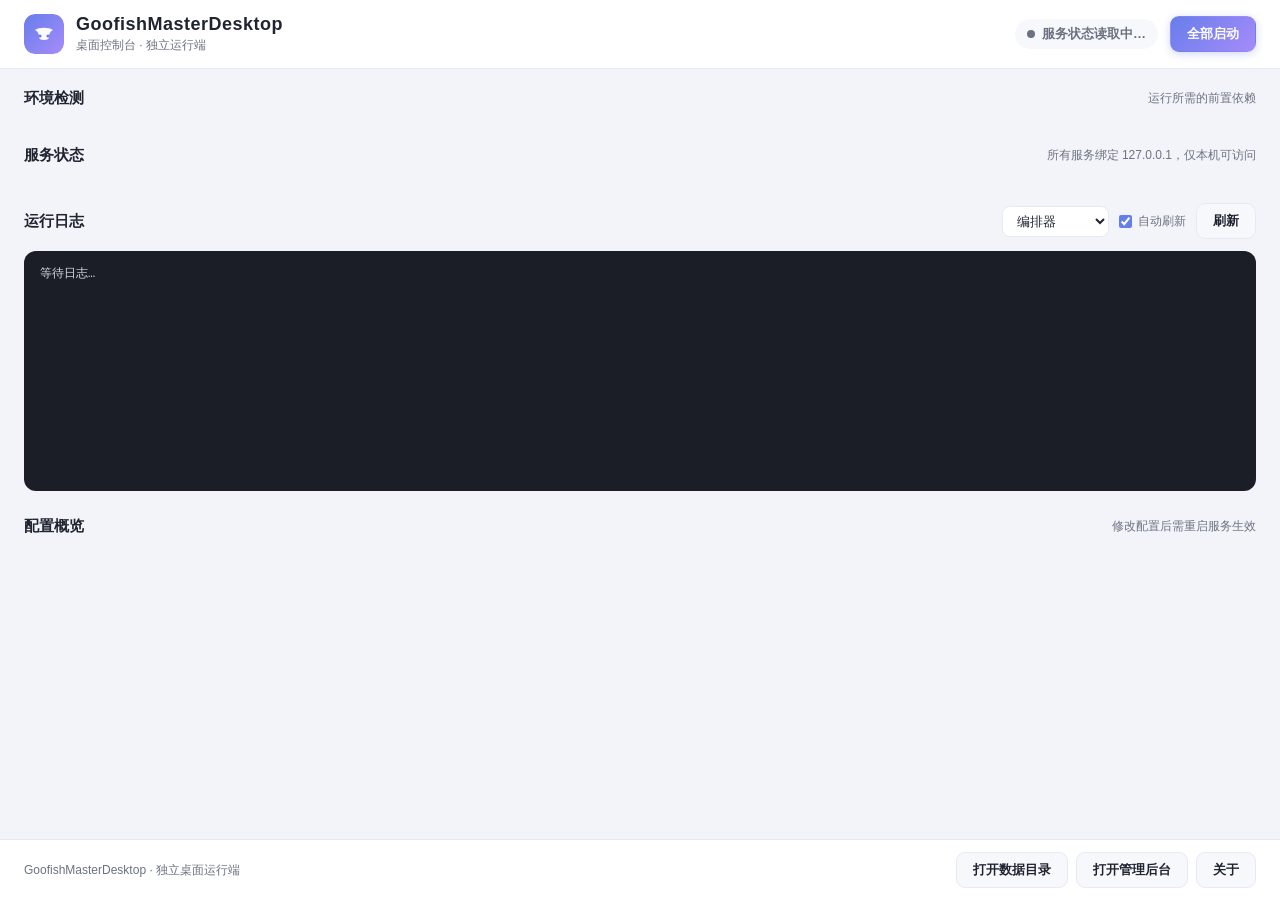
<file: desktop/ui/index.html>
<!DOCTYPE html>
<html lang="zh-CN">
<head>
  <meta charset="UTF-8" />
  <meta name="viewport" content="width=device-width, initial-scale=1.0" />
  <title>GoofishMasterDesktop · 桌面控制台</title>
  <link rel="stylesheet" href="app.css" />
</head>
<body>
  <div class="app">
    <!-- 顶栏 -->
    <header class="topbar">
      <div class="brand">
        <svg class="brand-mark" width="40" height="40" viewBox="0 0 40 40" fill="none">
          <defs>
            <linearGradient id="g1" x1="0" y1="0" x2="1" y2="1">
              <stop offset="0" stop-color="#667EEA"/>
              <stop offset="1" stop-color="#A78BFA"/>
            </linearGradient>
          </defs>
          <rect width="40" height="40" rx="11" fill="url(#g1)"/>
          <path d="M11 16c4-3 14-3 18 0-3 1.5-4 4-4 7 0 2-1.5 3-5 3s-5-1-5-3c0-3-1-5.5-4-7z" fill="#fff" opacity="0.95"/>
          <circle cx="16" cy="22" r="1.6" fill="#667EEA"/>
          <circle cx="24" cy="22" r="1.6" fill="#667EEA"/>
        </svg>
        <div class="brand-text">
          <div class="brand-title">GoofishMasterDesktop</div>
          <div class="brand-sub">桌面控制台 · 独立运行端</div>
        </div>
      </div>
      <div class="topbar-right">
        <div id="summaryPill" class="pill pill-idle">服务状态读取中…</div>
        <button id="toggleBtn" class="btn btn-primary">全部启动</button>
      </div>
    </header>

    <!-- 更新提示横幅（检测到新版本时才显示；检查失败/已最新均保持隐藏） -->
    <div id="updateBanner" class="update-banner hidden">
      <span class="update-text">
        🎉 发现新版本 <b id="updateLatest"></b>（当前 <span id="updateCurrent"></span>）
      </span>
      <button id="updateGo" class="btn btn-primary btn-sm">前往下载</button>
      <button id="updateDismiss" class="btn btn-ghost btn-sm">忽略</button>
    </div>

    <!-- 主体 -->
    <main class="main">
      <!-- 环境检测 -->
      <section class="section" id="preflightSection">
        <div class="section-head">
          <h2>环境检测</h2>
          <span class="hint">运行所需的前置依赖</span>
        </div>
        <div id="preflightBox" class="preflight-grid"><!-- JS 注入 --></div>
      </section>

      <!-- 服务状态 -->
      <section class="section">
        <div class="section-head">
          <h2>服务状态</h2>
          <span class="hint">所有服务绑定 127.0.0.1，仅本机可访问</span>
        </div>
        <div id="serviceGrid" class="service-grid"><!-- JS 注入 --></div>
      </section>

      <!-- 运行日志 -->
      <section class="section">
        <div class="section-head">
          <h2>运行日志</h2>
          <div class="log-controls">
            <select id="logTarget" class="select">
              <option value="launcher">编排器</option>
              <option value="feishu-agent">飞书智能体</option>
              <option value="ai-router">AI 路由</option>
              <option value="agent-pipeline">分析编排</option>
              <option value="spider-service">采集服务</option>
            </select>
            <label class="switch">
              <input type="checkbox" id="autoLog" checked />
              <span>自动刷新</span>
            </label>
            <button id="refreshLog" class="btn btn-ghost">刷新</button>
          </div>
        </div>
        <pre id="logBox" class="log-box">等待日志…</pre>
      </section>

      <!-- 配置概览 -->
      <section class="section">
        <div class="section-head">
          <h2>配置概览</h2>
          <span class="hint">修改配置后需重启服务生效</span>
        </div>
        <div id="configBox" class="config-grid"><!-- JS 注入 --></div>
      </section>
    </main>

    <!-- 底栏 -->
    <footer class="footer">
      <span class="ver">GoofishMasterDesktop · 独立桌面运行端</span>
      <div class="footer-actions">
        <button id="openData" class="btn btn-ghost">打开数据目录</button>
        <button id="openFrontend" class="btn btn-ghost">打开管理后台</button>
        <button id="aboutBtn" class="btn btn-ghost">关于</button>
      </div>
    </footer>
  </div>

  <!-- 关于弹层 -->
  <div id="aboutModal" class="modal hidden">
    <div class="modal-card">
      <div style="text-align:center;margin-bottom:4px;">
        <img src="logo.png" alt="GoofishMasterDesktop" style="width:120px;height:120px;border-radius:24px;box-shadow:0 4px 14px rgba(0,0,0,.12);">
        <div style="margin-top:10px;font-size:22px;font-weight:800;letter-spacing:2px;background:linear-gradient(135deg,#667EEA,#764BA2);-webkit-background-clip:text;background-clip:text;color:transparent;">闲鱼圣手</div>
      </div>
      <h3>关于 GoofishMasterDesktop 桌面控制台</h3>
      <p>飞书智能体二手商品情报系统的本地桌面运行端。四个微服务（飞书智能体 / AI 路由 / 分析编排 / 采集服务）由本程序统一编排、健康巡检并优雅关停，无需安装 Python 或外部数据库。</p>
      <p class="muted">数据目录即配置、日志与运行状态落盘位置；AI Key 与飞书凭证请在 config.json 中填写后重启。</p>
      <p class="muted">项目地址：<a href="https://github.com/ayongsheng777-rgb/GoofishMasterDesktop" id="githubLink" style="color:#667EEA;text-decoration:none;">github.com/ayongsheng777-rgb/GoofishMasterDesktop</a></p>
      <div class="disclaimer-box">
        <strong>免责声明</strong>
        <p>本软件仅供个人学习、技术研究与非商业用途。使用本软件须遵守闲鱼等平台的服务条款与所在地法律法规，并自行控制访问频率与规模，不得用于任何商业牟利或侵害他人权益的行为。</p>
        <p>本软件按「现状」提供，作者不作任何明示或暗示担保，亦不对因使用本软件产生的任何后果承担责任。若你不同意上述条款，请勿使用本软件。</p>
      </div>
      <div style="display:flex;gap:10px;">
        <button id="helpBtn" class="btn btn-ghost" style="flex:1">📖 使用说明</button>
        <button class="btn btn-primary" style="flex:1" onclick="document.getElementById('aboutModal').classList.add('hidden')">知道了</button>
      </div>
    </div>
  </div>

  <script src="app.js"></script>
</body>
</html>
</file>
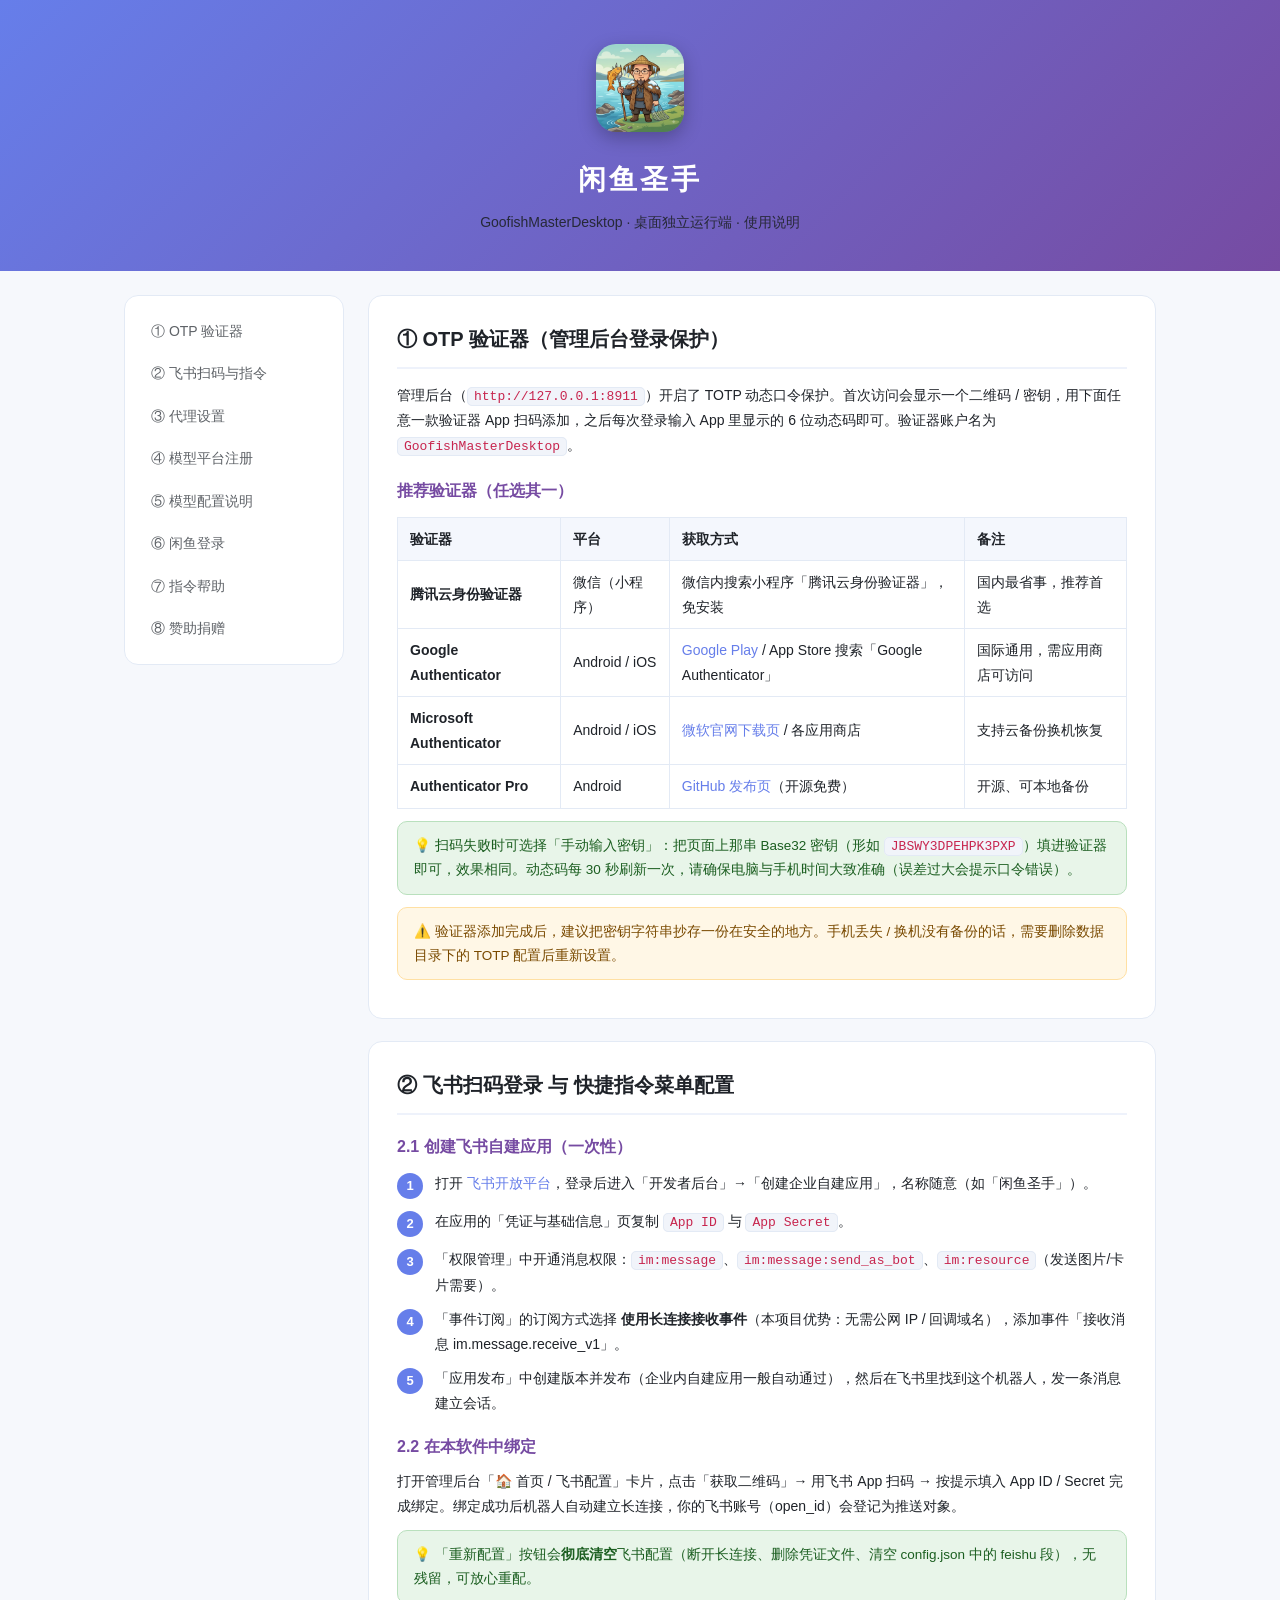
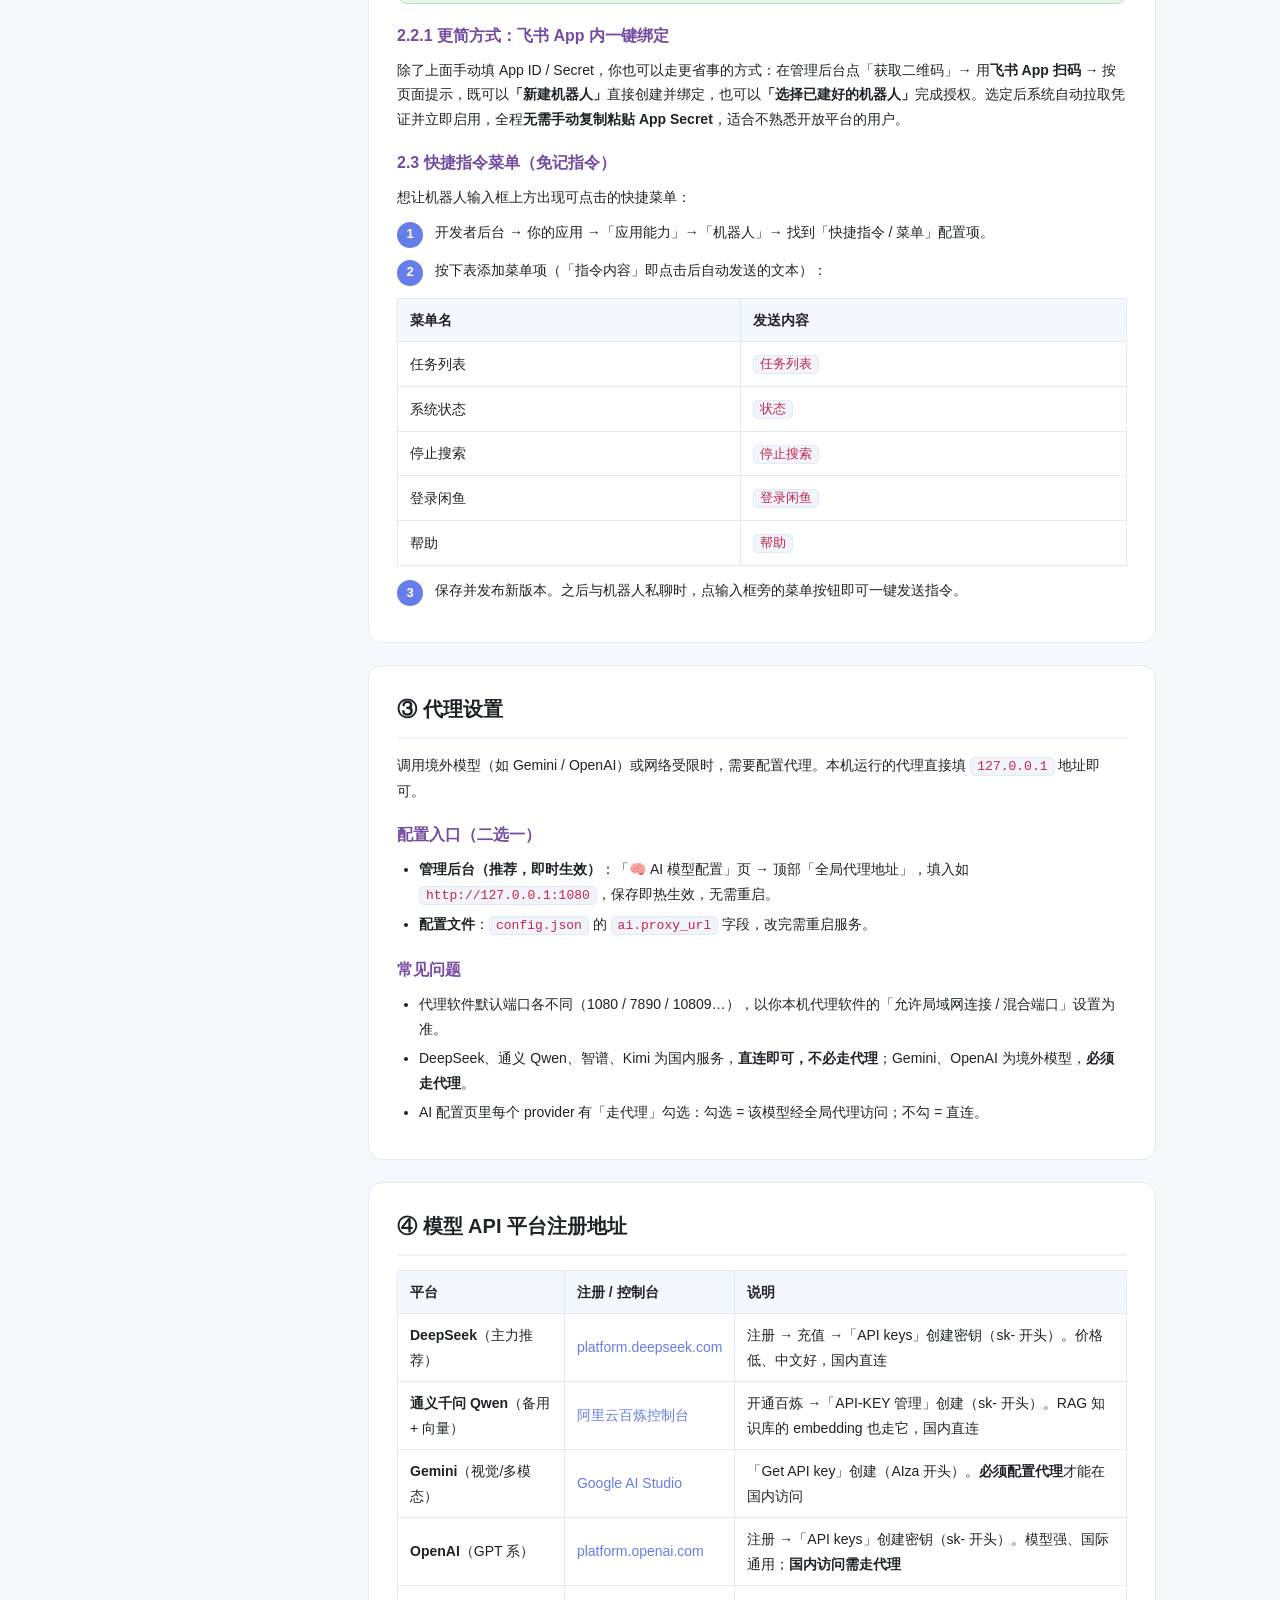
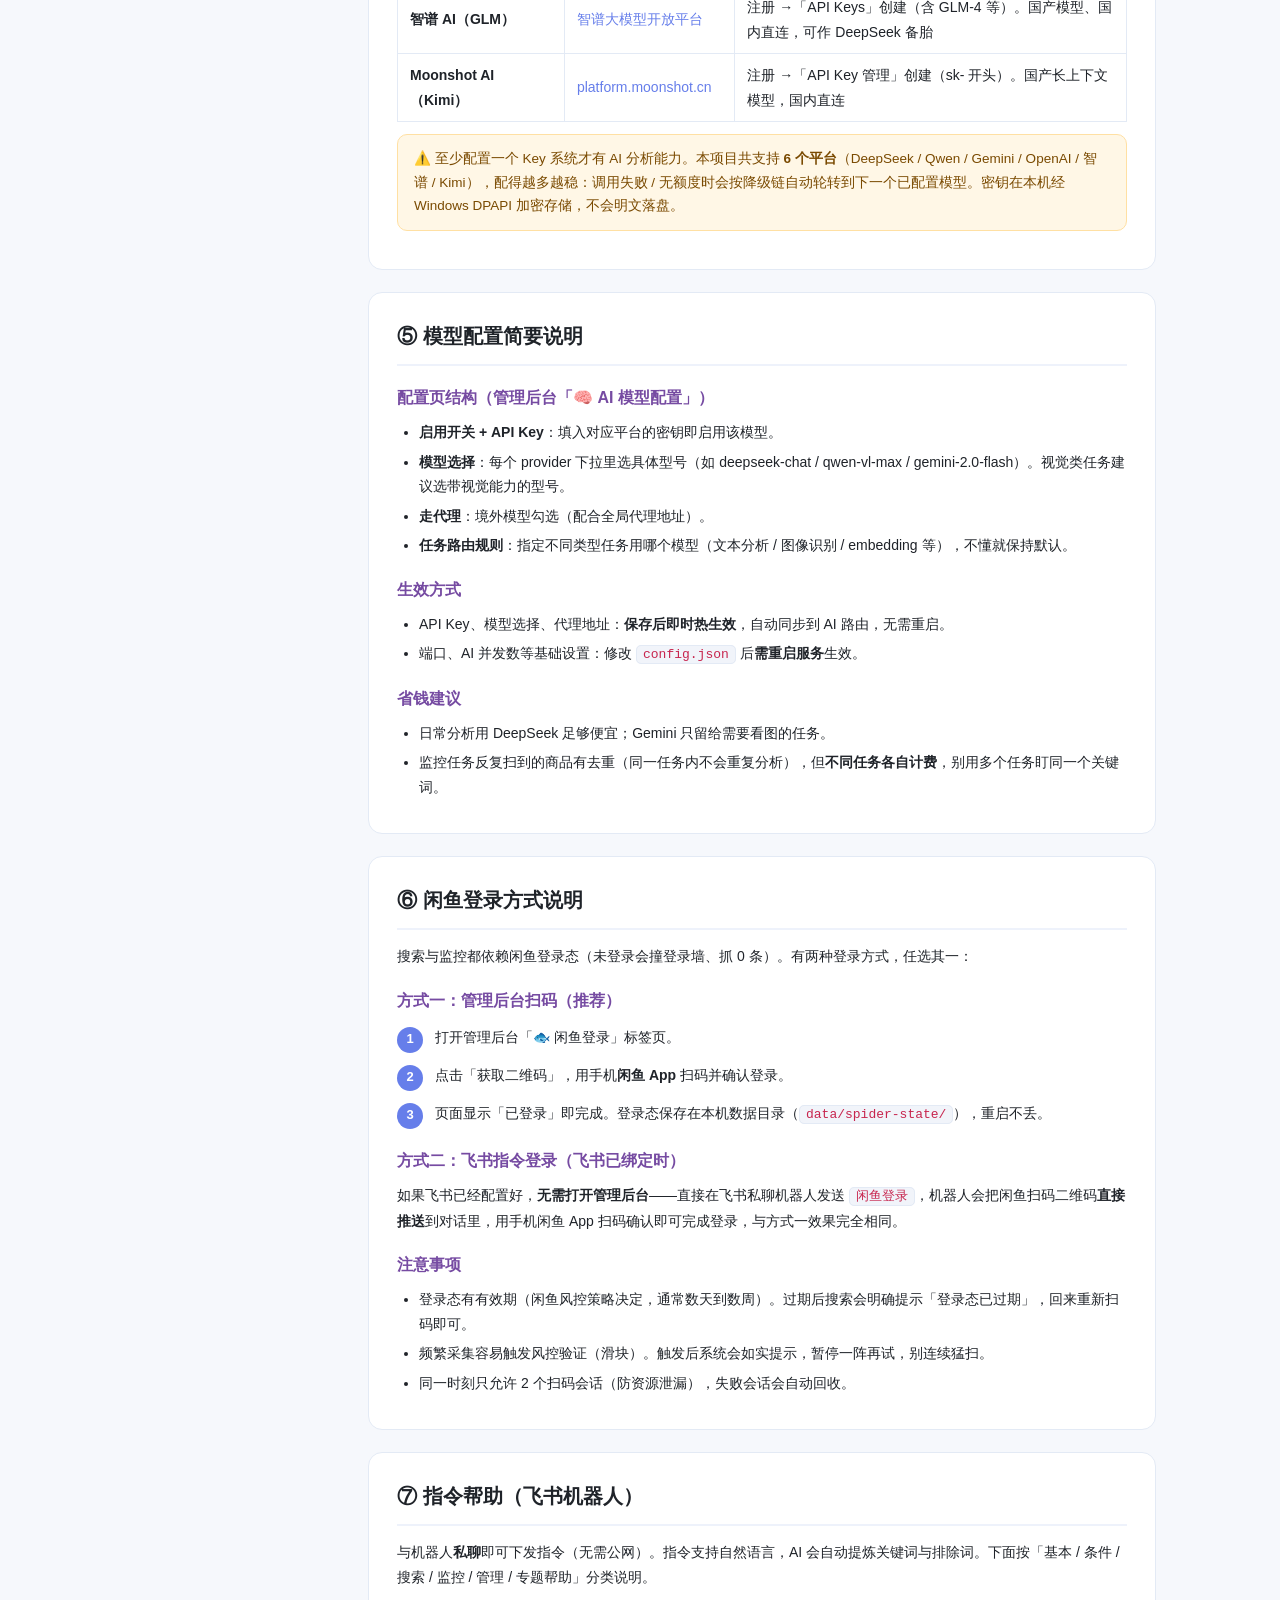
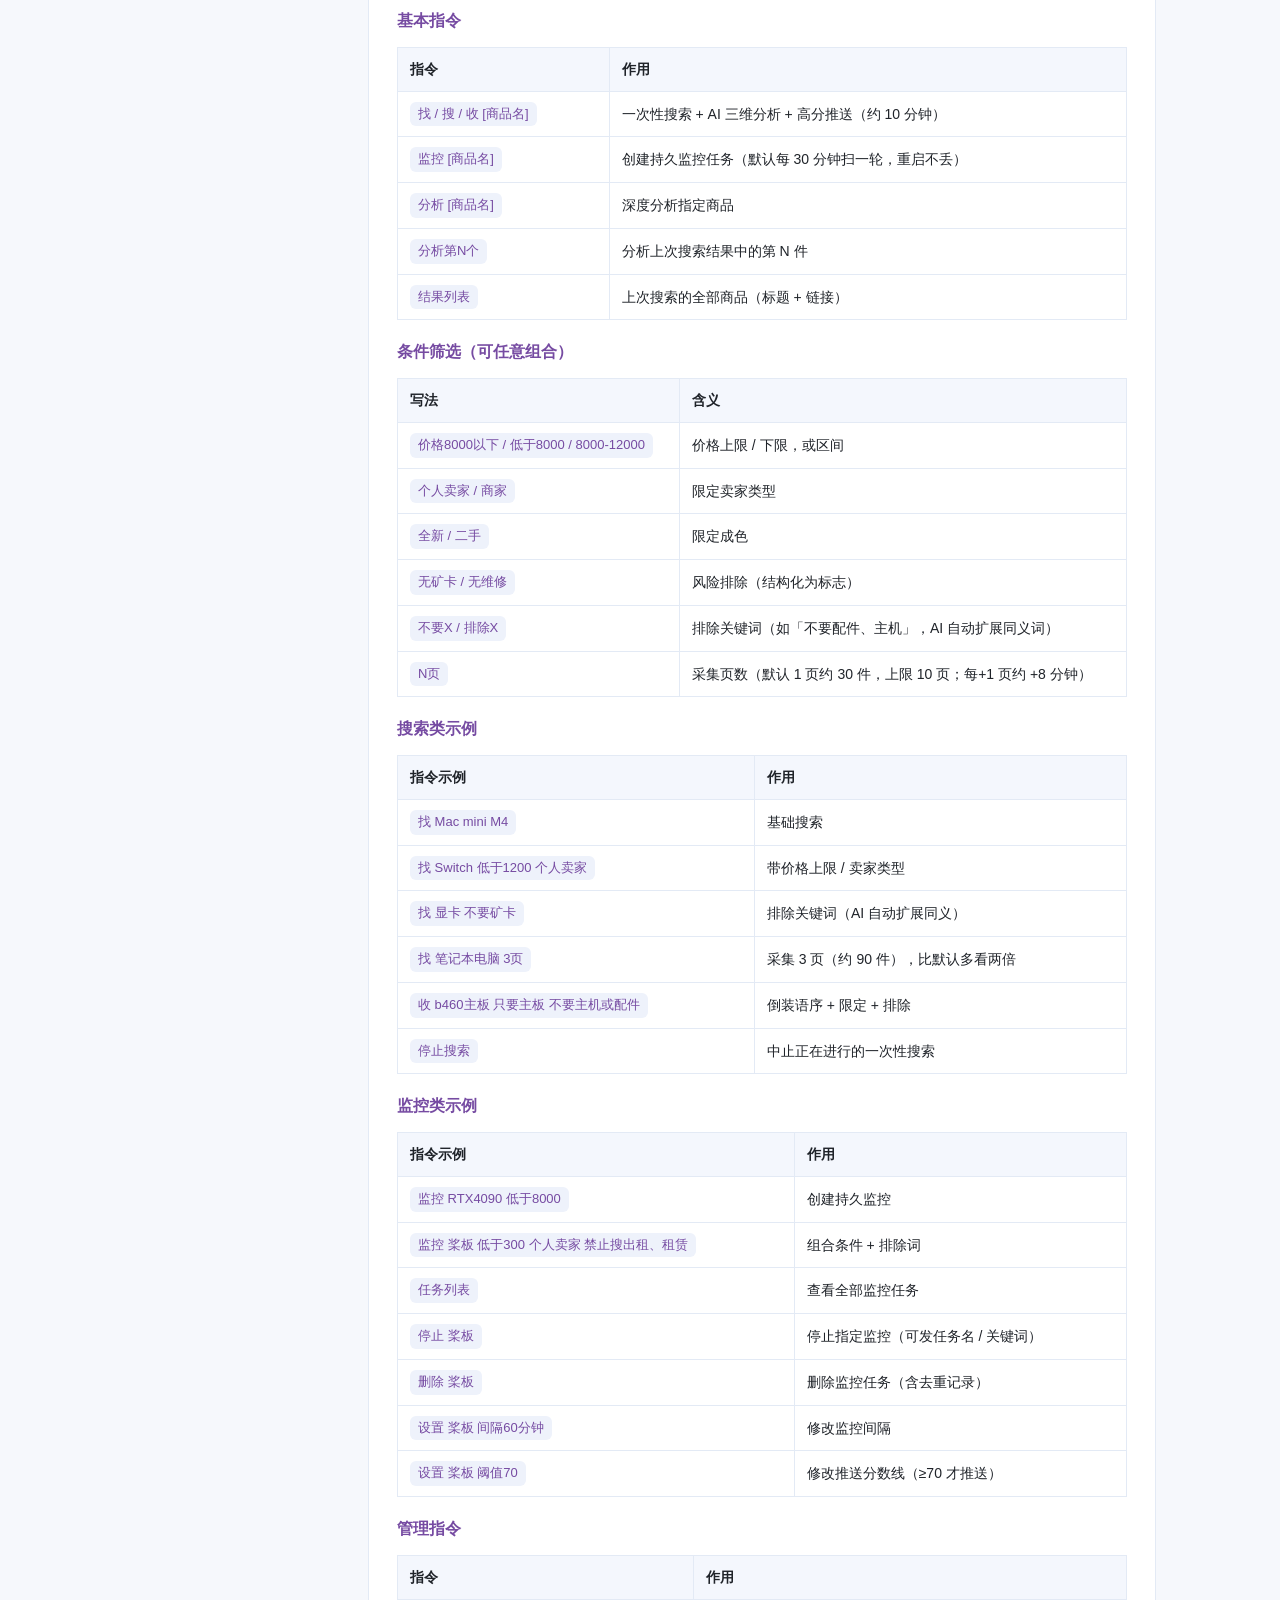
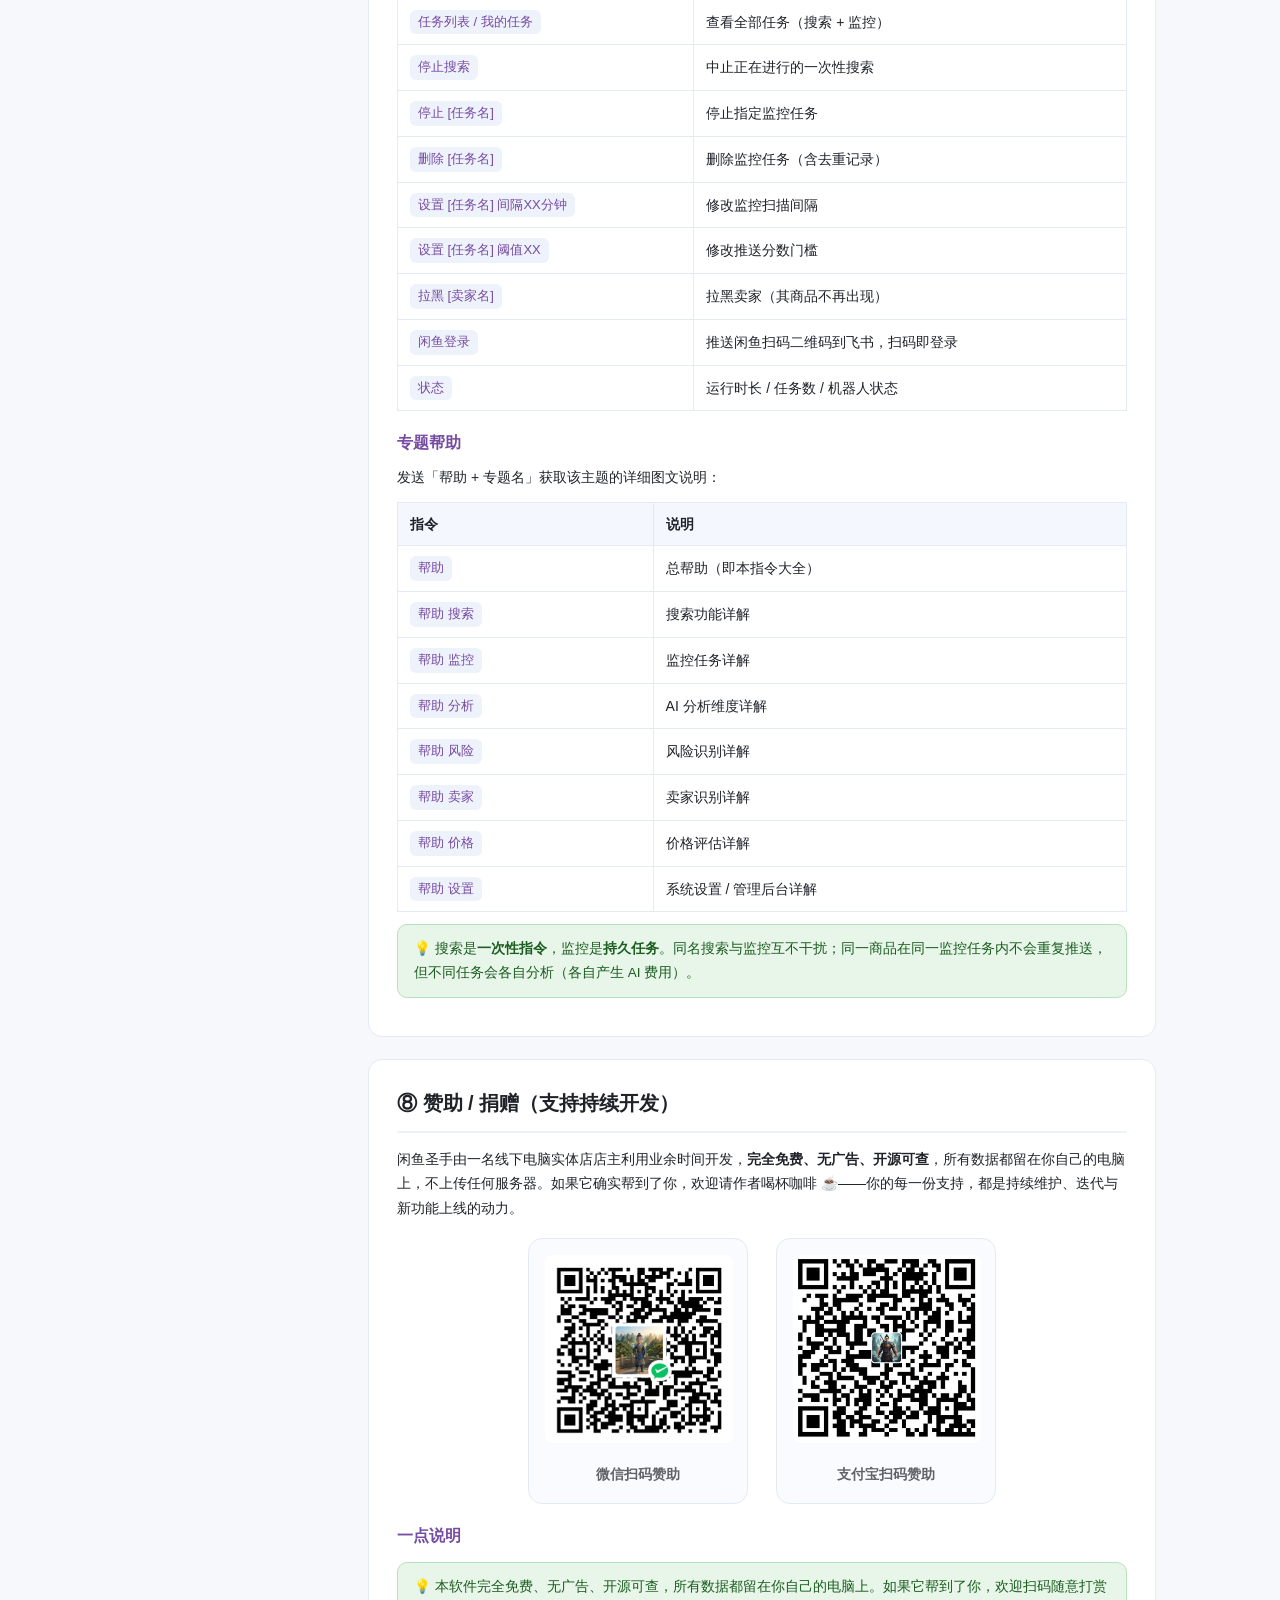
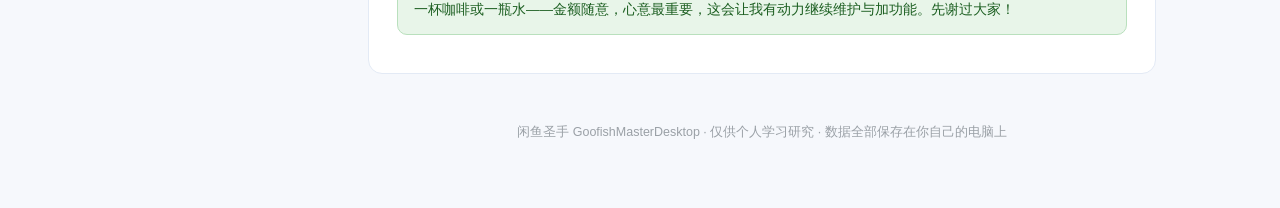
<file: desktop/ui/help.html>
<!DOCTYPE html>
<html lang="zh-CN">
<head>
<meta charset="UTF-8">
<meta name="viewport" content="width=device-width, initial-scale=1.0">
<title>闲鱼圣手 · 使用说明</title>
<style>
  :root {
    --ink: #1f2329; --ink2: #5f6368; --ink3: #9aa0a6;
    --brand: #667EEA; --brand2: #764BA2;
    --bg: #f6f8fc; --card: #ffffff; --line: #e3eaf5;
    --ok: #188038; --warn: #b06000; --err: #d93025;
  }
  * { box-sizing: border-box; margin: 0; padding: 0; }
  body {
    font-family: "Microsoft YaHei", "PingFang SC", "Segoe UI", sans-serif;
    background: var(--bg); color: var(--ink); line-height: 1.75;
  }
  .hero {
    background: linear-gradient(135deg, var(--brand), var(--brand2));
    color: #fff; padding: 44px 24px 36px; text-align: center;
  }
  .hero img { width: 88px; height: 88px; border-radius: 20px; box-shadow: 0 6px 18px rgba(0,0,0,.25); }
  .hero h1 { font-size: 28px; letter-spacing: 3px; margin-top: 14px; }
  .hero p { opacity: .9; margin-top: 6px; font-size: 14px; }
  .layout { max-width: 1080px; margin: 0 auto; padding: 24px; display: flex; gap: 24px; align-items: flex-start; }
  nav {
    position: sticky; top: 24px; flex: 0 0 220px; background: var(--card);
    border: 1px solid var(--line); border-radius: 14px; padding: 14px;
  }
  nav a {
    display: block; padding: 9px 12px; border-radius: 9px; color: var(--ink2);
    text-decoration: none; font-size: 14px;
  }
  nav a:hover { background: #eef2fb; color: var(--brand); }
  main { flex: 1; min-width: 0; }
  section {
    background: var(--card); border: 1px solid var(--line); border-radius: 14px;
    padding: 26px 28px; margin-bottom: 22px;
  }
  h2 { font-size: 20px; margin-bottom: 14px; padding-bottom: 10px; border-bottom: 2px solid #eef2fb; }
  h3 { font-size: 16px; margin: 18px 0 8px; color: var(--brand2); }
  p, li { font-size: 14px; color: var(--ink); }
  ul, ol { padding-left: 22px; margin: 8px 0; }
  li { margin: 5px 0; }
  code {
    background: #f1f4fa; border: 1px solid var(--line); border-radius: 5px;
    padding: 1px 6px; font-family: Consolas, "Courier New", monospace; font-size: 13px;
    color: #c7254e;
  }
  a.ext { color: var(--brand); text-decoration: none; }
  a.ext:hover { text-decoration: underline; }
  table { width: 100%; border-collapse: collapse; margin: 12px 0; font-size: 14px; }
  th, td { border: 1px solid var(--line); padding: 9px 12px; text-align: left; }
  th { background: #f4f7fd; font-weight: 600; }
  .tip, .warn-box {
    border-radius: 10px; padding: 12px 16px; margin: 12px 0; font-size: 13.5px;
  }
  .tip { background: #e8f5e9; border: 1px solid #b9e0bd; color: #1b5e20; }
  .warn-box { background: #fff7e6; border: 1px solid #ffe0a3; color: #7a4a00; }
  .cmd {
    display: inline-block; background: #eef2fb; color: var(--brand2);
    border-radius: 6px; padding: 1px 8px; font-size: 13px; margin: 1px 0;
  }
  .step { display: flex; gap: 12px; margin: 10px 0; }
  .step .n {
    flex: 0 0 26px; height: 26px; border-radius: 50%; background: var(--brand);
    color: #fff; font-size: 13px; font-weight: 700; display: flex;
    align-items: center; justify-content: center; margin-top: 2px;
  }
  footer { text-align: center; color: var(--ink3); font-size: 12.5px; padding: 26px 0 40px; }
  .donate-qr { display: flex; gap: 28px; justify-content: center; flex-wrap: wrap; margin: 18px 0 6px; }
  .donate-qr figure {
    background: #fafbff; border: 1px solid var(--line); border-radius: 14px;
    padding: 16px; text-align: center; width: 220px;
  }
  .donate-qr img { width: 188px; height: 188px; object-fit: contain; border-radius: 8px; background: #fff; }
  .donate-qr figcaption { margin-top: 10px; font-size: 14px; color: var(--ink2); font-weight: 600; }
  .donate-amounts { display: flex; gap: 10px; flex-wrap: wrap; margin: 12px 0; }
  .donate-amounts span {
    background: #eef2fb; color: var(--brand2); border-radius: 20px;
    padding: 5px 14px; font-size: 13px; font-weight: 600;
  }
  @media (max-width: 860px) {
    .layout { flex-direction: column; }
    nav { position: static; width: 100%; }
  }
</style>
</head>
<body>

<div class="hero">
  <img src="logo.png" alt="闲鱼圣手">
  <h1>闲鱼圣手</h1>
  <p>GoofishMasterDesktop · 桌面独立运行端 · 使用说明</p>
</div>

<div class="layout">
  <nav>
    <a href="#otp">① OTP 验证器</a>
    <a href="#feishu">② 飞书扫码与指令</a>
    <a href="#proxy">③ 代理设置</a>
    <a href="#api-keys">④ 模型平台注册</a>
    <a href="#model-cfg">⑤ 模型配置说明</a>
    <a href="#xianyu">⑥ 闲鱼登录</a>
    <a href="#help">⑦ 指令帮助</a>
    <a href="#donate">⑧ 赞助捐赠</a>
  </nav>

  <main>
    <!-- ============ ① OTP 验证器 ============ -->
    <section id="otp">
      <h2>① OTP 验证器（管理后台登录保护）</h2>
      <p>管理后台（<code>http://127.0.0.1:8911</code>）开启了 TOTP 动态口令保护。首次访问会显示一个二维码 / 密钥，用下面任意一款验证器 App 扫码添加，之后每次登录输入 App 里显示的 6 位动态码即可。验证器账户名为 <code>GoofishMasterDesktop</code>。</p>
      <h3>推荐验证器（任选其一）</h3>
      <table>
        <tr><th>验证器</th><th>平台</th><th>获取方式</th><th>备注</th></tr>
        <tr>
          <td><strong>腾讯云身份验证器</strong></td>
          <td>微信（小程序）</td>
          <td>微信内搜索小程序「腾讯云身份验证器」，免安装</td>
          <td>国内最省事，推荐首选</td>
        </tr>
        <tr>
          <td><strong>Google Authenticator</strong></td>
          <td>Android / iOS</td>
          <td><a class="ext" href="https://play.google.com/store/apps/details?id=com.google.android.apps.authenticator2" target="_blank">Google Play</a> / App Store 搜索「Google Authenticator」</td>
          <td>国际通用，需应用商店可访问</td>
        </tr>
        <tr>
          <td><strong>Microsoft Authenticator</strong></td>
          <td>Android / iOS</td>
          <td><a class="ext" href="https://www.microsoft.com/zh-cn/security/mobile-authenticator-app" target="_blank">微软官网下载页</a> / 各应用商店</td>
          <td>支持云备份换机恢复</td>
        </tr>
        <tr>
          <td><strong>Authenticator Pro</strong></td>
          <td>Android</td>
          <td><a class="ext" href="https://github.com/jamie-mh/AuthenticatorPro" target="_blank">GitHub 发布页</a>（开源免费）</td>
          <td>开源、可本地备份</td>
        </tr>
      </table>
      <div class="tip">💡 扫码失败时可选择「手动输入密钥」：把页面上那串 Base32 密钥（形如 <code>JBSWY3DPEHPK3PXP</code>）填进验证器即可，效果相同。动态码每 30 秒刷新一次，请确保电脑与手机时间大致准确（误差过大会提示口令错误）。</div>
      <div class="warn-box">⚠️ 验证器添加完成后，建议把密钥字符串抄存一份在安全的地方。手机丢失 / 换机没有备份的话，需要删除数据目录下的 TOTP 配置后重新设置。</div>
    </section>

    <!-- ============ ② 飞书 ============ -->
    <section id="feishu">
      <h2>② 飞书扫码登录 与 快捷指令菜单配置</h2>
      <h3>2.1 创建飞书自建应用（一次性）</h3>
      <div class="step"><div class="n">1</div><p>打开 <a class="ext" href="https://open.feishu.cn/" target="_blank">飞书开放平台</a>，登录后进入「开发者后台」→「创建企业自建应用」，名称随意（如「闲鱼圣手」）。</p></div>
      <div class="step"><div class="n">2</div><p>在应用的「凭证与基础信息」页复制 <code>App ID</code> 与 <code>App Secret</code>。</p></div>
      <div class="step"><div class="n">3</div><p>「权限管理」中开通消息权限：<code>im:message</code>、<code>im:message:send_as_bot</code>、<code>im:resource</code>（发送图片/卡片需要）。</p></div>
      <div class="step"><div class="n">4</div><p>「事件订阅」的订阅方式选择 <strong>使用长连接接收事件</strong>（本项目优势：无需公网 IP / 回调域名），添加事件「接收消息 im.message.receive_v1」。</p></div>
      <div class="step"><div class="n">5</div><p>「应用发布」中创建版本并发布（企业内自建应用一般自动通过），然后在飞书里找到这个机器人，发一条消息建立会话。</p></div>
      <h3>2.2 在本软件中绑定</h3>
      <p>打开管理后台「🏠 首页 / 飞书配置」卡片，点击「获取二维码」→ 用飞书 App 扫码 → 按提示填入 App ID / Secret 完成绑定。绑定成功后机器人自动建立长连接，你的飞书账号（open_id）会登记为推送对象。</p>
      <div class="tip">💡 「重新配置」按钮会<strong>彻底清空</strong>飞书配置（断开长连接、删除凭证文件、清空 config.json 中的 feishu 段），无残留，可放心重配。</div>
      <h3>2.2.1 更简方式：飞书 App 内一键绑定</h3>
      <p>除了上面手动填 App ID / Secret，你也可以走更省事的方式：在管理后台点「获取二维码」→ 用<strong>飞书 App 扫码</strong> → 按页面提示，既可以<strong>「新建机器人」</strong>直接创建并绑定，也可以<strong>「选择已建好的机器人」</strong>完成授权。选定后系统自动拉取凭证并立即启用，全程<strong>无需手动复制粘贴 App Secret</strong>，适合不熟悉开放平台的用户。</p>
      <h3>2.3 快捷指令菜单（免记指令）</h3>
      <p>想让机器人输入框上方出现可点击的快捷菜单：</p>
      <div class="step"><div class="n">1</div><p>开发者后台 → 你的应用 →「应用能力」→「机器人」→ 找到「快捷指令 / 菜单」配置项。</p></div>
      <div class="step"><div class="n">2</div><p>按下表添加菜单项（「指令内容」即点击后自动发送的文本）：</p></div>
      <table>
        <tr><th>菜单名</th><th>发送内容</th></tr>
        <tr><td>任务列表</td><td><code>任务列表</code></td></tr>
        <tr><td>系统状态</td><td><code>状态</code></td></tr>
        <tr><td>停止搜索</td><td><code>停止搜索</code></td></tr>
        <tr><td>登录闲鱼</td><td><code>登录闲鱼</code></td></tr>
        <tr><td>帮助</td><td><code>帮助</code></td></tr>
      </table>
      <div class="step"><div class="n">3</div><p>保存并发布新版本。之后与机器人私聊时，点输入框旁的菜单按钮即可一键发送指令。</p></div>
    </section>

    <!-- ============ ③ 代理 ============ -->
    <section id="proxy">
      <h2>③ 代理设置</h2>
      <p>调用境外模型（如 Gemini / OpenAI）或网络受限时，需要配置代理。本机运行的代理直接填 <code>127.0.0.1</code> 地址即可。</p>
      <h3>配置入口（二选一）</h3>
      <ul>
        <li><strong>管理后台（推荐，即时生效）</strong>：「🧠 AI 模型配置」页 → 顶部「全局代理地址」，填入如 <code>http://127.0.0.1:1080</code>，保存即热生效，无需重启。</li>
        <li><strong>配置文件</strong>：<code>config.json</code> 的 <code>ai.proxy_url</code> 字段，改完需重启服务。</li>
      </ul>
      <h3>常见问题</h3>
      <ul>
        <li>代理软件默认端口各不同（1080 / 7890 / 10809…），以你本机代理软件的「允许局域网连接 / 混合端口」设置为准。</li>
        <li>DeepSeek、通义 Qwen、智谱、Kimi 为国内服务，<strong>直连即可，不必走代理</strong>；Gemini、OpenAI 为境外模型，<strong>必须走代理</strong>。</li>
        <li>AI 配置页里每个 provider 有「走代理」勾选：勾选 = 该模型经全局代理访问；不勾 = 直连。</li>
      </ul>
    </section>

    <!-- ============ ④ 平台注册 ============ -->
    <section id="api-keys">
      <h2>④ 模型 API 平台注册地址</h2>
      <table>
        <tr><th>平台</th><th>注册 / 控制台</th><th>说明</th></tr>
        <tr>
          <td><strong>DeepSeek</strong>（主力推荐）</td>
          <td><a class="ext" href="https://platform.deepseek.com/" target="_blank">platform.deepseek.com</a></td>
          <td>注册 → 充值 →「API keys」创建密钥（sk- 开头）。价格低、中文好，国内直连</td>
        </tr>
        <tr>
          <td><strong>通义千问 Qwen</strong>（备用 + 向量）</td>
          <td><a class="ext" href="https://bailian.console.aliyun.com/" target="_blank">阿里云百炼控制台</a></td>
          <td>开通百炼 →「API-KEY 管理」创建（sk- 开头）。RAG 知识库的 embedding 也走它，国内直连</td>
        </tr>
        <tr>
          <td><strong>Gemini</strong>（视觉/多模态）</td>
          <td><a class="ext" href="https://aistudio.google.com/" target="_blank">Google AI Studio</a></td>
          <td>「Get API key」创建（AIza 开头）。<strong>必须配置代理</strong>才能在国内访问</td>
        </tr>
        <tr>
          <td><strong>OpenAI</strong>（GPT 系）</td>
          <td><a class="ext" href="https://platform.openai.com/" target="_blank">platform.openai.com</a></td>
          <td>注册 →「API keys」创建密钥（sk- 开头）。模型强、国际通用；<strong>国内访问需走代理</strong></td>
        </tr>
        <tr>
          <td><strong>智谱 AI（GLM）</strong></td>
          <td><a class="ext" href="https://open.bigmodel.cn/" target="_blank">智谱大模型开放平台</a></td>
          <td>注册 →「API Keys」创建（含 GLM-4 等）。国产模型、国内直连，可作 DeepSeek 备胎</td>
        </tr>
        <tr>
          <td><strong>Moonshot AI（Kimi）</strong></td>
          <td><a class="ext" href="https://platform.moonshot.cn/" target="_blank">platform.moonshot.cn</a></td>
          <td>注册 →「API Key 管理」创建（sk- 开头）。国产长上下文模型，国内直连</td>
        </tr>
      </table>
      <div class="warn-box">⚠️ 至少配置一个 Key 系统才有 AI 分析能力。本项目共支持 <strong>6 个平台</strong>（DeepSeek / Qwen / Gemini / OpenAI / 智谱 / Kimi），配得越多越稳：调用失败 / 无额度时会按降级链自动轮转到下一个已配置模型。密钥在本机经 Windows DPAPI 加密存储，不会明文落盘。</div>
    </section>

    <!-- ============ ⑤ 模型配置 ============ -->
    <section id="model-cfg">
      <h2>⑤ 模型配置简要说明</h2>
      <h3>配置页结构（管理后台「🧠 AI 模型配置」）</h3>
      <ul>
        <li><strong>启用开关 + API Key</strong>：填入对应平台的密钥即启用该模型。</li>
        <li><strong>模型选择</strong>：每个 provider 下拉里选具体型号（如 deepseek-chat / qwen-vl-max / gemini-2.0-flash）。视觉类任务建议选带视觉能力的型号。</li>
        <li><strong>走代理</strong>：境外模型勾选（配合全局代理地址）。</li>
        <li><strong>任务路由规则</strong>：指定不同类型任务用哪个模型（文本分析 / 图像识别 / embedding 等），不懂就保持默认。</li>
      </ul>
      <h3>生效方式</h3>
      <ul>
        <li>API Key、模型选择、代理地址：<strong>保存后即时热生效</strong>，自动同步到 AI 路由，无需重启。</li>
        <li>端口、AI 并发数等基础设置：修改 <code>config.json</code> 后<strong>需重启服务</strong>生效。</li>
      </ul>
      <h3>省钱建议</h3>
      <ul>
        <li>日常分析用 DeepSeek 足够便宜；Gemini 只留给需要看图的任务。</li>
        <li>监控任务反复扫到的商品有去重（同一任务内不会重复分析），但<strong>不同任务各自计费</strong>，别用多个任务盯同一个关键词。</li>
      </ul>
    </section>

    <!-- ============ ⑥ 闲鱼登录 ============ -->
    <section id="xianyu">
      <h2>⑥ 闲鱼登录方式说明</h2>
      <p>搜索与监控都依赖闲鱼登录态（未登录会撞登录墙、抓 0 条）。有两种登录方式，任选其一：</p>

      <h3>方式一：管理后台扫码（推荐）</h3>
      <div class="step"><div class="n">1</div><p>打开管理后台「🐟 闲鱼登录」标签页。</p></div>
      <div class="step"><div class="n">2</div><p>点击「获取二维码」，用手机<strong>闲鱼 App</strong> 扫码并确认登录。</p></div>
      <div class="step"><div class="n">3</div><p>页面显示「已登录」即完成。登录态保存在本机数据目录（<code>data/spider-state/</code>），重启不丢。</p></div>

      <h3>方式二：飞书指令登录（飞书已绑定时）</h3>
      <p>如果飞书已经配置好，<strong>无需打开管理后台</strong>——直接在飞书私聊机器人发送 <code>闲鱼登录</code>，机器人会把闲鱼扫码二维码<strong>直接推送</strong>到对话里，用手机闲鱼 App 扫码确认即可完成登录，与方式一效果完全相同。</p>
      <h3>注意事项</h3>
      <ul>
        <li>登录态有有效期（闲鱼风控策略决定，通常数天到数周）。过期后搜索会明确提示「登录态已过期」，回来重新扫码即可。</li>
        <li>频繁采集容易触发风控验证（滑块）。触发后系统会如实提示，暂停一阵再试，别连续猛扫。</li>
        <li>同一时刻只允许 2 个扫码会话（防资源泄漏），失败会话会自动回收。</li>
      </ul>
    </section>

    <!-- ============ ⑦ 帮助 ============ -->
    <section id="help">
      <h2>⑦ 指令帮助（飞书机器人）</h2>
      <p>与机器人<strong>私聊</strong>即可下发指令（无需公网）。指令支持自然语言，AI 会自动提炼关键词与排除词。下面按「基本 / 条件 / 搜索 / 监控 / 管理 / 专题帮助」分类说明。</p>

      <h3>基本指令</h3>
      <table>
        <tr><th>指令</th><th>作用</th></tr>
        <tr><td><span class="cmd">找 / 搜 / 收 [商品名]</span></td><td>一次性搜索 + AI 三维分析 + 高分推送（约 10 分钟）</td></tr>
        <tr><td><span class="cmd">监控 [商品名]</span></td><td>创建持久监控任务（默认每 30 分钟扫一轮，重启不丢）</td></tr>
        <tr><td><span class="cmd">分析 [商品名]</span></td><td>深度分析指定商品</td></tr>
        <tr><td><span class="cmd">分析第N个</span></td><td>分析上次搜索结果中的第 N 件</td></tr>
        <tr><td><span class="cmd">结果列表</span></td><td>上次搜索的全部商品（标题 + 链接）</td></tr>
      </table>

      <h3>条件筛选（可任意组合）</h3>
      <table>
        <tr><th>写法</th><th>含义</th></tr>
        <tr><td><span class="cmd">价格8000以下 / 低于8000 / 8000-12000</span></td><td>价格上限 / 下限，或区间</td></tr>
        <tr><td><span class="cmd">个人卖家 / 商家</span></td><td>限定卖家类型</td></tr>
        <tr><td><span class="cmd">全新 / 二手</span></td><td>限定成色</td></tr>
        <tr><td><span class="cmd">无矿卡 / 无维修</span></td><td>风险排除（结构化为标志）</td></tr>
        <tr><td><span class="cmd">不要X / 排除X</span></td><td>排除关键词（如「不要配件、主机」，AI 自动扩展同义词）</td></tr>
        <tr><td><span class="cmd">N页</span></td><td>采集页数（默认 1 页约 30 件，上限 10 页；每+1 页约 +8 分钟）</td></tr>
      </table>

      <h3>搜索类示例</h3>
      <table>
        <tr><th>指令示例</th><th>作用</th></tr>
        <tr><td><span class="cmd">找 Mac mini M4</span></td><td>基础搜索</td></tr>
        <tr><td><span class="cmd">找 Switch 低于1200 个人卖家</span></td><td>带价格上限 / 卖家类型</td></tr>
        <tr><td><span class="cmd">找 显卡 不要矿卡</span></td><td>排除关键词（AI 自动扩展同义）</td></tr>
        <tr><td><span class="cmd">找 笔记本电脑 3页</span></td><td>采集 3 页（约 90 件），比默认多看两倍</td></tr>
        <tr><td><span class="cmd">收 b460主板 只要主板 不要主机或配件</span></td><td>倒装语序 + 限定 + 排除</td></tr>
        <tr><td><span class="cmd">停止搜索</span></td><td>中止正在进行的一次性搜索</td></tr>
      </table>

      <h3>监控类示例</h3>
      <table>
        <tr><th>指令示例</th><th>作用</th></tr>
        <tr><td><span class="cmd">监控 RTX4090 低于8000</span></td><td>创建持久监控</td></tr>
        <tr><td><span class="cmd">监控 桨板 低于300 个人卖家 禁止搜出租、租赁</span></td><td>组合条件 + 排除词</td></tr>
        <tr><td><span class="cmd">任务列表</span></td><td>查看全部监控任务</td></tr>
        <tr><td><span class="cmd">停止 桨板</span></td><td>停止指定监控（可发任务名 / 关键词）</td></tr>
        <tr><td><span class="cmd">删除 桨板</span></td><td>删除监控任务（含去重记录）</td></tr>
        <tr><td><span class="cmd">设置 桨板 间隔60分钟</span></td><td>修改监控间隔</td></tr>
        <tr><td><span class="cmd">设置 桨板 阈值70</span></td><td>修改推送分数线（≥70 才推送）</td></tr>
      </table>

      <h3>管理指令</h3>
      <table>
        <tr><th>指令</th><th>作用</th></tr>
        <tr><td><span class="cmd">任务列表 / 我的任务</span></td><td>查看全部任务（搜索 + 监控）</td></tr>
        <tr><td><span class="cmd">停止搜索</span></td><td>中止正在进行的一次性搜索</td></tr>
        <tr><td><span class="cmd">停止 [任务名]</span></td><td>停止指定监控任务</td></tr>
        <tr><td><span class="cmd">删除 [任务名]</span></td><td>删除监控任务（含去重记录）</td></tr>
        <tr><td><span class="cmd">设置 [任务名] 间隔XX分钟</span></td><td>修改监控扫描间隔</td></tr>
        <tr><td><span class="cmd">设置 [任务名] 阈值XX</span></td><td>修改推送分数门槛</td></tr>
        <tr><td><span class="cmd">拉黑 [卖家名]</span></td><td>拉黑卖家（其商品不再出现）</td></tr>
        <tr><td><span class="cmd">闲鱼登录</span></td><td>推送闲鱼扫码二维码到飞书，扫码即登录</td></tr>
        <tr><td><span class="cmd">状态</span></td><td>运行时长 / 任务数 / 机器人状态</td></tr>
      </table>

      <h3>专题帮助</h3>
      <p>发送「帮助 + 专题名」获取该主题的详细图文说明：</p>
      <table>
        <tr><th>指令</th><th>说明</th></tr>
        <tr><td><span class="cmd">帮助</span></td><td>总帮助（即本指令大全）</td></tr>
        <tr><td><span class="cmd">帮助 搜索</span></td><td>搜索功能详解</td></tr>
        <tr><td><span class="cmd">帮助 监控</span></td><td>监控任务详解</td></tr>
        <tr><td><span class="cmd">帮助 分析</span></td><td>AI 分析维度详解</td></tr>
        <tr><td><span class="cmd">帮助 风险</span></td><td>风险识别详解</td></tr>
        <tr><td><span class="cmd">帮助 卖家</span></td><td>卖家识别详解</td></tr>
        <tr><td><span class="cmd">帮助 价格</span></td><td>价格评估详解</td></tr>
        <tr><td><span class="cmd">帮助 设置</span></td><td>系统设置 / 管理后台详解</td></tr>
      </table>
      <div class="tip">💡 搜索是<strong>一次性指令</strong>，监控是<strong>持久任务</strong>。同名搜索与监控互不干扰；同一商品在同一监控任务内不会重复推送，但不同任务会各自分析（各自产生 AI 费用）。</div>
    </section>

    <!-- ============ ⑧ 赞助捐赠 ============ -->
    <section id="donate">
      <h2>⑧ 赞助 / 捐赠（支持持续开发）</h2>
      <p>闲鱼圣手由一名线下电脑实体店店主利用业余时间开发，<strong>完全免费、无广告、开源可查</strong>，所有数据都留在你自己的电脑上，不上传任何服务器。如果它确实帮到了你，欢迎请作者喝杯咖啡 ☕——你的每一份支持，都是持续维护、迭代与新功能上线的动力。</p>
      <div class="donate-qr">
        <figure>
          <img src="wechat-pay.png" alt="微信收款二维码">
          <figcaption>微信扫码赞助</figcaption>
        </figure>
        <figure>
          <img src="alipay-pay.jpg" alt="支付宝收款二维码">
          <figcaption>支付宝扫码赞助</figcaption>
        </figure>
      </div>
      <h3>一点说明</h3>
      <div class="tip">💡 本软件完全免费、无广告、开源可查，所有数据都留在你自己的电脑上。如果它帮到了你，欢迎扫码随意打赏一杯咖啡或一瓶水——金额随意，心意最重要，这会让我有动力继续维护与加功能。先谢过大家！</div>
    </section>

    <footer>
      闲鱼圣手 GoofishMasterDesktop · 仅供个人学习研究 · 数据全部保存在你自己的电脑上
    </footer>
  </main>
</div>

</body>
</html>
</file>
<file: desktop/ui/app.css>
:root {
  --bg: #f3f4fa;
  --surface: #ffffff;
  --surface-2: #f7f8fc;
  --border: #e8eaf3;
  --text: #1f2430;
  --text-muted: #6b7280;
  --accent: #667eea;
  --accent-2: #a78bfa;
  --green: #16a34a;
  --green-bg: #e7f6ec;
  --red: #ef4444;
  --red-bg: #fdeaea;
  --amber: #f59e0b;
  --amber-bg: #fef3e2;
  --shadow: 0 1px 3px rgba(31, 36, 48, 0.06), 0 8px 24px rgba(31, 36, 48, 0.05);
}

* { box-sizing: border-box; margin: 0; padding: 0; }

html, body { height: 100%; }

body {
  font-family: "Noto Sans SC", "Microsoft YaHei", "PingFang SC", "Segoe UI", sans-serif;
  background: var(--bg);
  color: var(--text);
  font-size: 14px;
  -webkit-font-smoothing: antialiased;
}

.app {
  display: flex;
  flex-direction: column;
  height: 100vh;
}

/* 顶栏 */
.topbar {
  display: flex;
  align-items: center;
  justify-content: space-between;
  padding: 14px 24px;
  background: var(--surface);
  border-bottom: 1px solid var(--border);
  flex-shrink: 0;
}
.brand { display: flex; align-items: center; gap: 12px; }
.brand-mark { flex-shrink: 0; border-radius: 11px; }
.brand-title { font-size: 18px; font-weight: 700; letter-spacing: 0.5px; }
.brand-sub { font-size: 12px; color: var(--text-muted); margin-top: 2px; }
.topbar-right { display: flex; align-items: center; gap: 12px; }

.pill {
  display: inline-flex; align-items: center; gap: 7px;
  padding: 6px 12px; border-radius: 999px;
  font-size: 13px; font-weight: 600;
}
.pill::before {
  content: ""; width: 8px; height: 8px; border-radius: 50%; background: currentColor;
}
.pill-idle { background: var(--surface-2); color: var(--text-muted); }
.pill-ok { background: var(--green-bg); color: var(--green); }
.pill-warn { background: var(--amber-bg); color: var(--amber); }
.pill-bad { background: var(--red-bg); color: var(--red); }

/* 按钮 */
.btn {
  border: 1px solid transparent; border-radius: 9px;
  padding: 8px 16px; font-size: 13px; font-weight: 600;
  cursor: pointer; font-family: inherit; transition: all .15s ease;
}
.btn:active { transform: translateY(1px); }
.btn-primary {
  background: linear-gradient(135deg, var(--accent), var(--accent-2));
  color: #fff; box-shadow: 0 2px 8px rgba(102,126,234,.3);
}
.btn-primary:hover { filter: brightness(1.05); }
.btn-ghost { background: var(--surface-2); color: var(--text); border-color: var(--border); }
.btn-ghost:hover { background: #eef0f8; }
.btn-danger { background: var(--red-bg); color: var(--red); }
.btn-danger:hover { background: #fbdcdc; }
.btn-sm { padding: 5px 11px; font-size: 12px; border-radius: 7px; }

/* 主体 */
.main { flex: 1; overflow-y: auto; padding: 20px 24px 28px; }
.section { margin-bottom: 26px; }
.section-head {
  display: flex; align-items: center; justify-content: space-between;
  margin-bottom: 12px;
}
.section-head h2 { font-size: 15px; font-weight: 700; }
.hint { font-size: 12px; color: var(--text-muted); }

/* 服务卡片 */
.service-grid {
  display: grid; grid-template-columns: repeat(2, 1fr); gap: 14px;
}
.svc-card {
  background: var(--surface); border: 1px solid var(--border);
  border-radius: 14px; padding: 16px 18px; box-shadow: var(--shadow);
  display: flex; flex-direction: column; gap: 12px;
}
.svc-top { display: flex; align-items: center; justify-content: space-between; }
.svc-name { font-size: 15px; font-weight: 700; }
.svc-port {
  font-size: 12px; font-weight: 600; color: var(--accent);
  background: #eef0fe; padding: 3px 9px; border-radius: 7px;
  font-family: "JetBrains Mono", "Consolas", monospace;
}
.svc-status { display: flex; align-items: center; gap: 9px; }
.dot { width: 10px; height: 10px; border-radius: 50%; flex-shrink: 0; }
.dot-ok { background: var(--green); box-shadow: 0 0 0 4px var(--green-bg); }
.dot-bad { background: var(--red); box-shadow: 0 0 0 4px var(--red-bg); }
.dot-warn { background: var(--amber); box-shadow: 0 0 0 4px var(--amber-bg); animation: pulse 1.4s infinite; }
@keyframes pulse { 0%,100% { opacity: 1; } 50% { opacity: .35; } }
.svc-state { font-size: 13px; font-weight: 600; }
.svc-meta { display: flex; justify-content: space-between; align-items: center; }
.svc-meta .pid { font-size: 12px; color: var(--text-muted); font-family: "JetBrains Mono","Consolas",monospace; }
.svc-foot { display: flex; gap: 8px; }

/* 环境检测 */
.preflight-grid { display: grid; grid-template-columns: repeat(2, 1fr); gap: 14px; }
.env-item {
  background: var(--surface); border: 1px solid var(--border);
  border-radius: 12px; padding: 14px 16px; box-shadow: var(--shadow);
}
.env-head { display: flex; align-items: center; gap: 9px; margin-bottom: 8px; }
.env-label { font-size: 14px; font-weight: 700; }
.env-tag {
  margin-left: auto; font-size: 12px; font-weight: 600;
  padding: 2px 9px; border-radius: 999px;
}
.env-ok .env-tag { background: var(--green-bg); color: var(--green); }
.env-no .env-tag { background: var(--amber-bg); color: var(--amber); }
.env-msg { font-size: 12px; color: var(--text-muted); line-height: 1.5; }

/* 日志 */
.log-controls { display: flex; align-items: center; gap: 10px; }
.select {
  border: 1px solid var(--border); border-radius: 8px; background: var(--surface);
  padding: 6px 10px; font-size: 13px; font-family: inherit; color: var(--text);
}
.switch { display: inline-flex; align-items: center; gap: 6px; font-size: 12px; color: var(--text-muted); cursor: pointer; }
.switch input { accent-color: var(--accent); }
.log-box {
  background: #1b1e27; color: #d6dae5; border-radius: 12px;
  padding: 14px 16px; height: 240px; overflow-y: auto;
  font-family: "JetBrains Mono", "Consolas", "Courier New", monospace;
  font-size: 12px; line-height: 1.6; white-space: pre-wrap; word-break: break-all;
}

/* 配置 */
.config-grid { display: grid; grid-template-columns: repeat(3, 1fr); gap: 12px; }
.cfg-item {
  background: var(--surface); border: 1px solid var(--border);
  border-radius: 12px; padding: 14px 16px; box-shadow: var(--shadow);
}
.cfg-label { font-size: 12px; color: var(--text-muted); margin-bottom: 6px; }
.cfg-value { font-size: 14px; font-weight: 600; font-family: "JetBrains Mono","Consolas",monospace; }
.cfg-value .tag { font-family: inherit; font-size: 12px; padding: 2px 8px; border-radius: 6px; font-weight: 600; }
.tag-ok { background: var(--green-bg); color: var(--green); }
.tag-no { background: var(--red-bg); color: var(--red); }

/* 底栏 */
.footer {
  display: flex; align-items: center; justify-content: space-between;
  padding: 12px 24px; background: var(--surface);
  border-top: 1px solid var(--border); flex-shrink: 0;
}
.ver { font-size: 12px; color: var(--text-muted); }
.footer-actions { display: flex; gap: 8px; }

/* 弹层 */
.modal { position: fixed; inset: 0; background: rgba(20,24,33,.45); display: flex; align-items: center; justify-content: center; z-index: 50; }
.modal.hidden { display: none; }
.modal-card { background: var(--surface); border-radius: 16px; padding: 24px; max-width: 460px; box-shadow: var(--shadow); }
.modal-card h3 { margin-bottom: 12px; }
.modal-card p { color: var(--text); line-height: 1.7; margin-bottom: 10px; font-size: 13px; }
.modal-card .muted { color: var(--text-muted); }
.modal-card .btn { margin-top: 6px; }
.disclaimer-box { margin-top: 14px; padding: 12px 14px; border: 1px solid var(--border); border-radius: 10px; background: var(--bg); }
.disclaimer-box strong { display: block; color: var(--text); margin-bottom: 6px; font-size: 13px; }
.disclaimer-box p { margin: 0 0 6px; font-size: 12px; line-height: 1.6; color: var(--text-muted); }
.disclaimer-box p:last-child { margin-bottom: 0; }

/* 更新提示横幅 */
.update-banner {
  display: flex; align-items: center; gap: 12px;
  margin: 0 24px; padding: 10px 16px;
  background: linear-gradient(90deg, var(--accent), var(--accent-2));
  color: #fff; border-radius: 12px; font-size: 13px;
  box-shadow: var(--shadow);
}
.update-banner.hidden { display: none; }
.update-banner .update-text { flex: 1; }
.update-banner .update-text b { font-size: 14px; }
.update-banner .btn-sm { padding: 4px 12px; font-size: 12px; }
</file>
